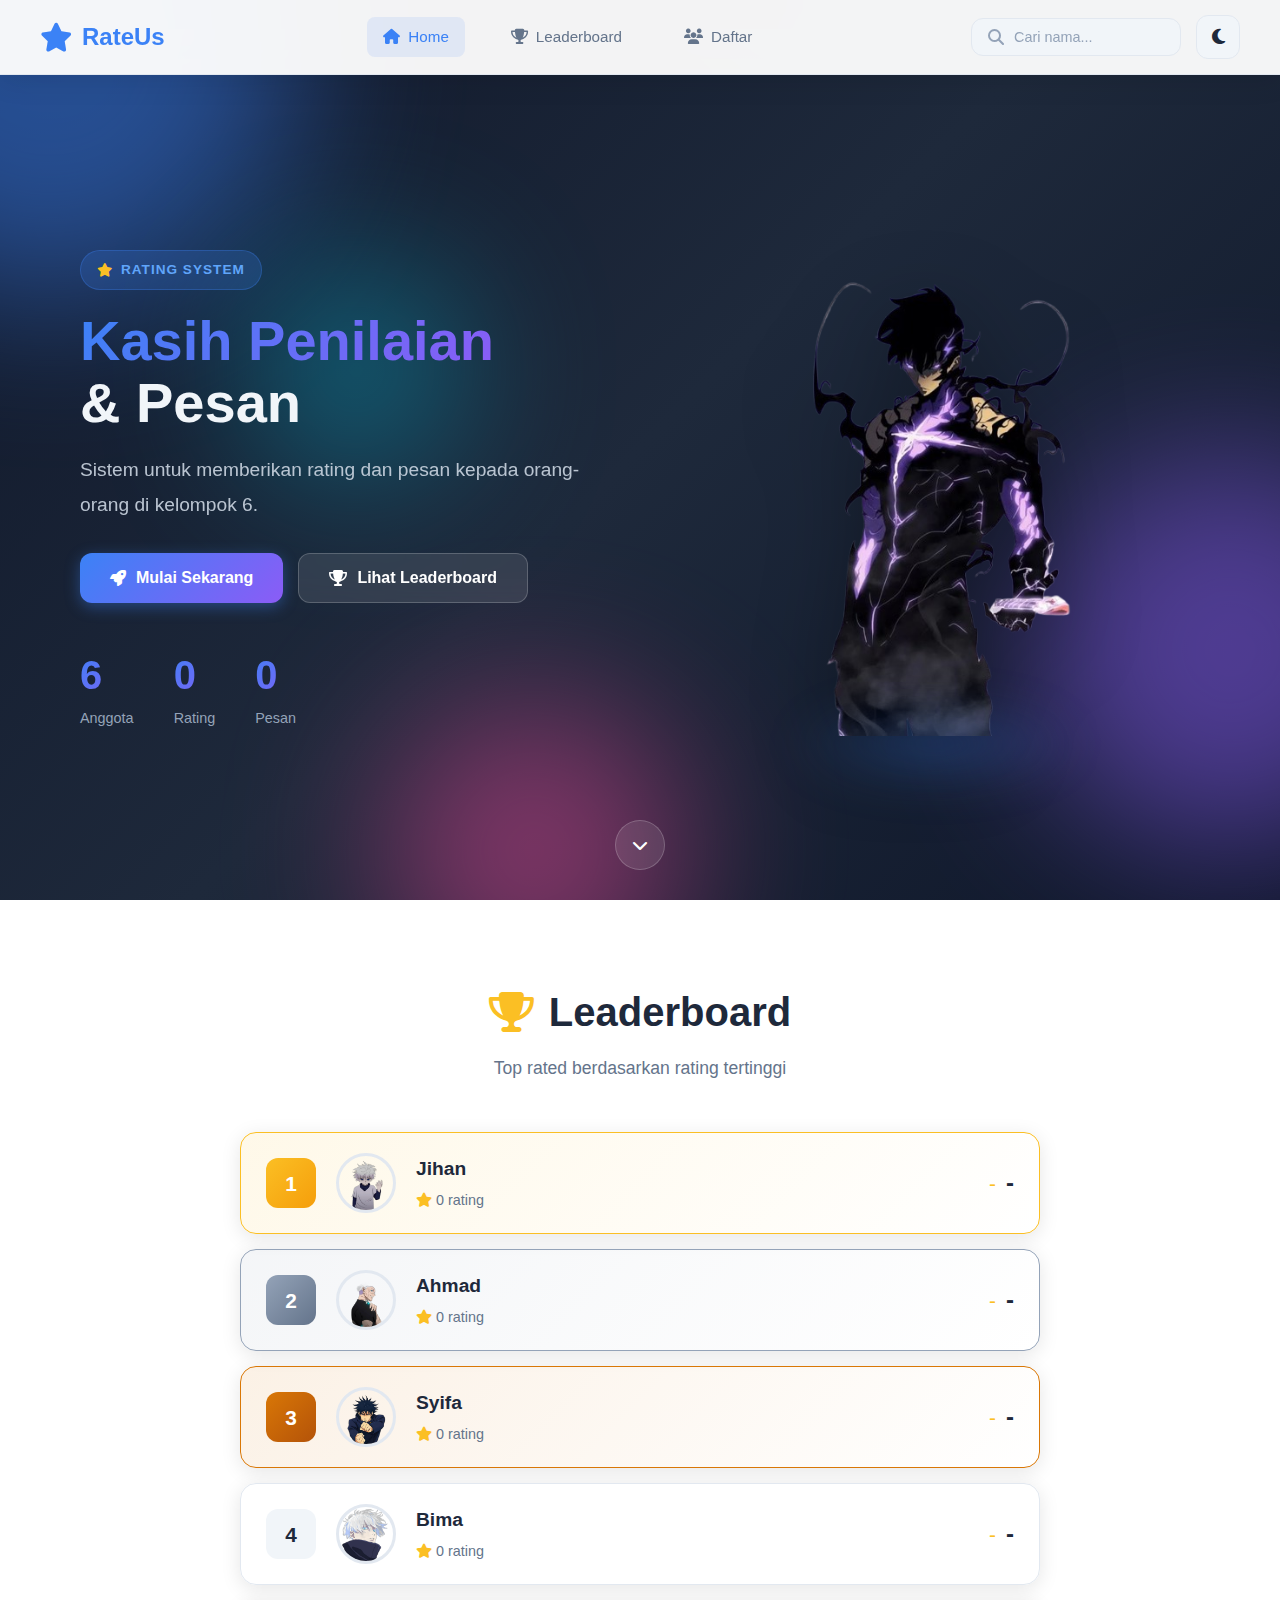
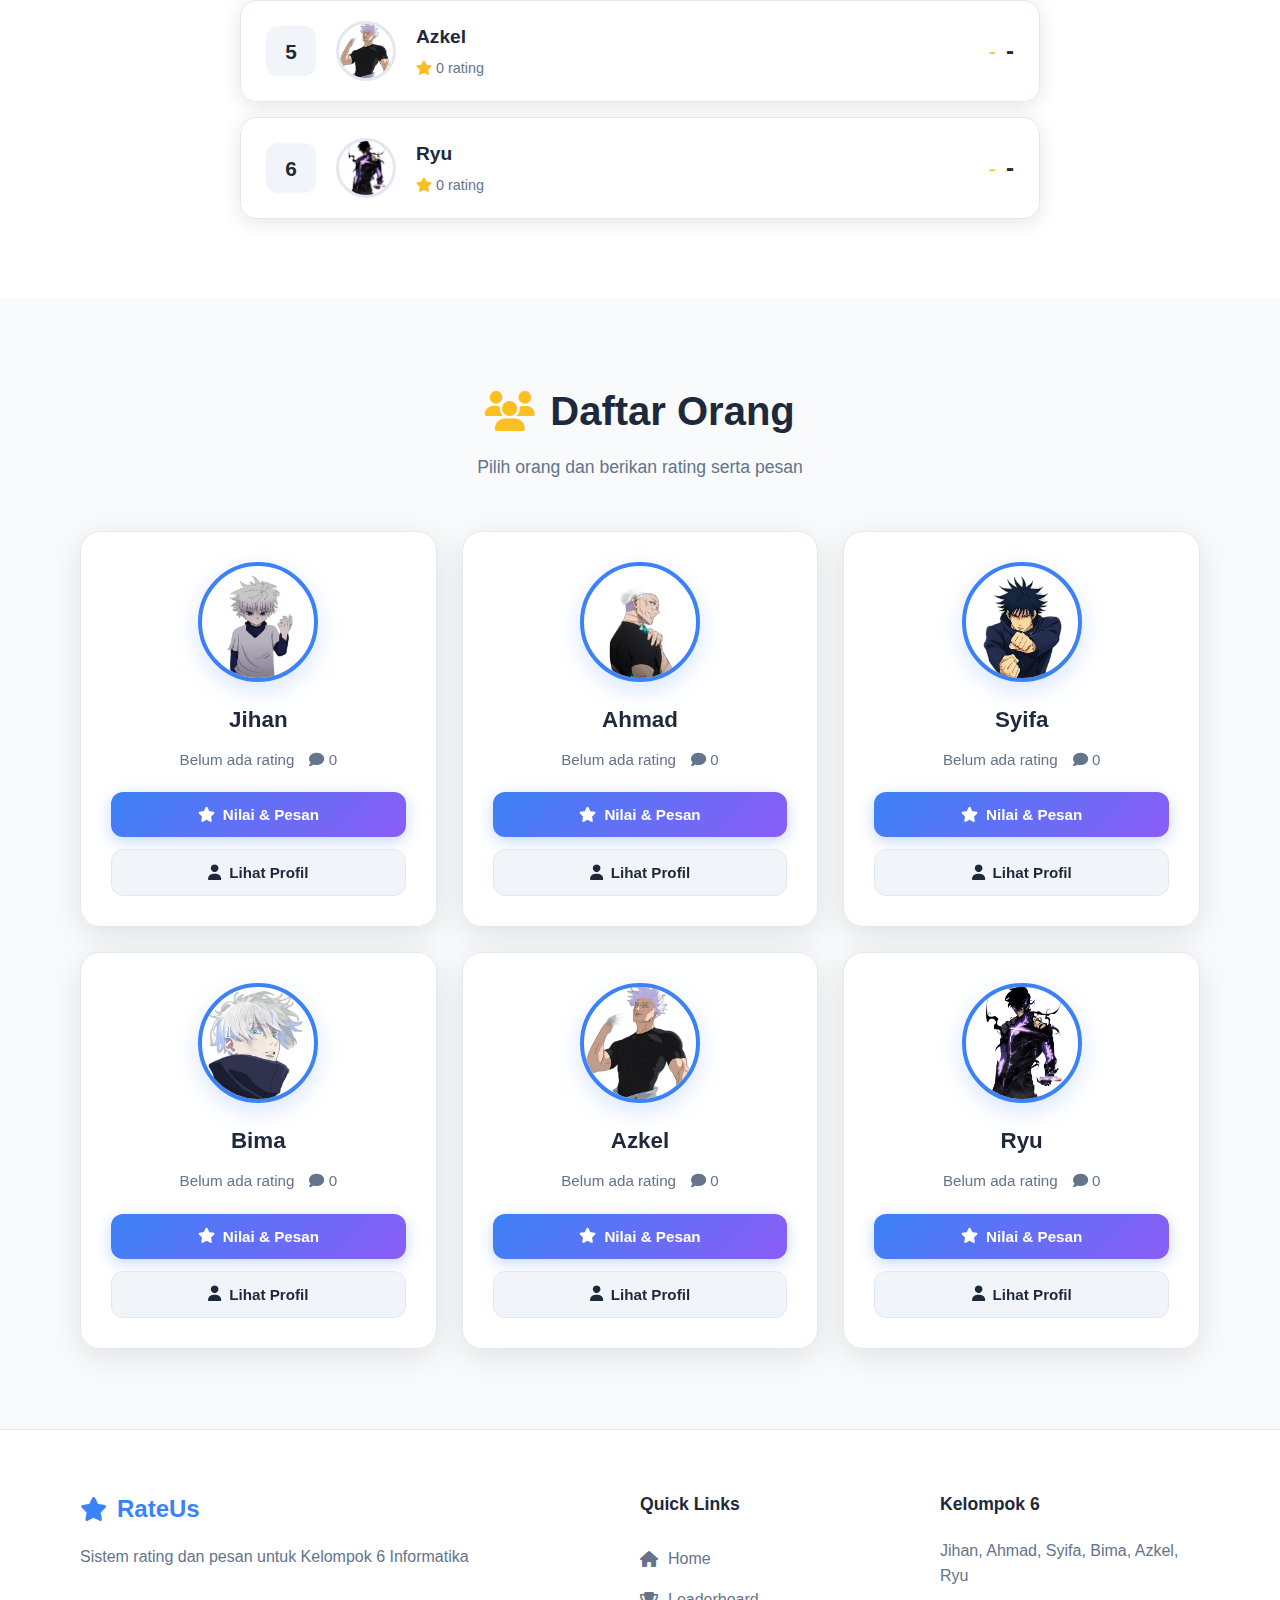
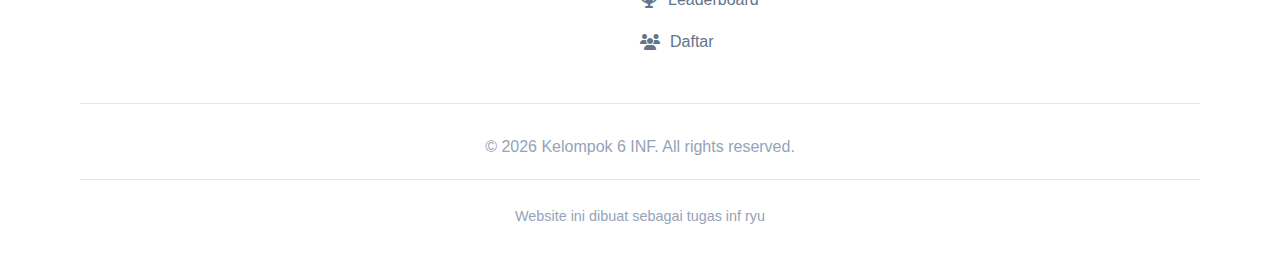
<file: index.html>
<!DOCTYPE html>
<html lang="id">
<head>
    <meta charset="UTF-8">
    <meta name="viewport" content="width=device-width, initial-scale=1.0">
    <title>Kelompok 6 INF</title>
    <link rel="stylesheet" href="style.css">
    <link rel="stylesheet" href="https://cdnjs.cloudflare.com/ajax/libs/font-awesome/6.4.0/css/all.min.css">
</head>
<body>
    <!-- Toast Container -->
    <div id="toastContainer" class="toast-container"></div>
    
    <!-- Navigation Header -->
    <nav class="navbar">
        <div class="nav-left">
            <div class="logo">
                <i class="fas fa-star"></i>
                <span>RateUs</span>
            </div>
        </div>
        <div class="nav-center">
            <a href="#" class="nav-link active" data-section="home">
                <i class="fas fa-home"></i> Home
            </a>
            <a href="#leaderboard" class="nav-link" data-section="leaderboard">
                <i class="fas fa-trophy"></i> Leaderboard
            </a>
            <a href="#peopleSection" class="nav-link" data-section="people">
                <i class="fas fa-users"></i> Daftar
            </a>
        </div>
        <div class="nav-right">
            <div class="search-box">
                <i class="fas fa-search"></i>
                <input type="text" id="searchInput" placeholder="Cari nama...">
            </div>
            <button class="theme-toggle" id="themeToggle" aria-label="Toggle dark mode">
                <i class="fas fa-moon"></i>
            </button>
        </div>
    </nav>

    <!-- Hero Section -->
    <section class="hero-section" id="home">
        <div class="hero-background">
            <div class="floating-shapes">
                <div class="shape shape-1"></div>
                <div class="shape shape-2"></div>
                <div class="shape shape-3"></div>
                <div class="shape shape-4"></div>
            </div>
        </div>
        <div class="hero-content">
            <div class="hero-left">
                <div class="hero-badge">
                    <i class="fas fa-star"></i>
                    RATING SYSTEM
                </div>
                <h1 class="hero-title">
                    <span class="gradient-text">Kasih Penilaian</span>
                    <br>& Pesan
                </h1>
                <p class="hero-description">Sistem untuk memberikan rating dan pesan kepada orang-orang di kelompok 6.</p>
                <div class="hero-buttons">
                    <button class="btn-hero btn-primary-hero" onclick="scrollToPeople()">
                        <i class="fas fa-rocket"></i> Mulai Sekarang
                    </button>
                    <button class="btn-hero btn-secondary-hero" onclick="scrollToLeaderboard()">
                        <i class="fas fa-trophy"></i> Lihat Leaderboard
                    </button>
                </div>
                <div class="hero-stats">
                    <div class="stat-item">
                        <span class="stat-number" id="totalPeople">6</span>
                        <span class="stat-label">Anggota</span>
                    </div>
                    <div class="stat-item">
                        <span class="stat-number" id="totalRatings">0</span>
                        <span class="stat-label">Rating</span>
                    </div>
                    <div class="stat-item">
                        <span class="stat-number" id="totalMessages">0</span>
                        <span class="stat-label">Pesan</span>
                    </div>
                </div>
            </div>
            <div class="hero-right">
                <div class="hero-image-wrapper">
                    <img src="images/hero-character-removebg-preview.png" alt="Hero Character" class="hero-character">
                    <div class="hero-glow"></div>
                </div>
            </div>
        </div>
        <div class="scroll-indicator" onclick="scrollToPeople()">
            <i class="fas fa-chevron-down"></i>
        </div>
    </section>

    <!-- Leaderboard Section -->
    <section class="leaderboard-section" id="leaderboard">
        <div class="container">
            <div class="section-header">
                <h2 class="section-title">
                    <i class="fas fa-trophy"></i> Leaderboard
                </h2>
                <p class="section-subtitle">Top rated berdasarkan rating tertinggi</p>
            </div>
            <div class="leaderboard-container" id="leaderboardList">
                <!-- Leaderboard items akan dimuat di sini -->
            </div>
        </div>
    </section>

    <!-- Main Content -->
    <div class="container">
        <div class="content-section" id="peopleSection">
            <div class="section-header">
                <h2 class="section-title">
                    <i class="fas fa-users"></i> Daftar Orang
                </h2>
                <p class="section-subtitle">Pilih orang dan berikan rating serta pesan</p>
            </div>
            <div class="people-list" id="peopleList">
                <!-- Daftar orang akan dimuat di sini -->
            </div>
            <div class="no-results" id="noResults" style="display: none;">
                <i class="fas fa-search"></i>
                <p>Tidak ada hasil yang ditemukan</p>
            </div>
        </div>
    </div>

    <!-- Footer -->
    <footer class="footer">
        <div class="container">
            <div class="footer-content">
                <div class="footer-brand">
                    <div class="logo">
                        <i class="fas fa-star"></i>
                        <span>RateUs</span>
                    </div>
                    <p>Sistem rating dan pesan untuk Kelompok 6 Informatika</p>
                </div>
                <div class="footer-links">
                    <h4>Quick Links</h4>
                    <a href="#home"><i class="fas fa-home"></i> Home</a>
                    <a href="#leaderboard"><i class="fas fa-trophy"></i> Leaderboard</a>
                    <a href="#peopleSection"><i class="fas fa-users"></i> Daftar</a>
                </div>
                <div class="footer-team">
                    <h4>Kelompok 6</h4>
                    <p>Jihan, Ahmad, Syifa, Bima, Azkel, Ryu</p>
                </div>
            </div>
            <div class="footer-bottom">
                <p>&copy; 2026 Kelompok 6 INF. All rights reserved.</p>
                <div class="project-info">
                    <p>Website ini dibuat sebagai tugas inf ryu</p>
                </div>
            </div>
        </div>
    </footer>

    <!-- Modal untuk Rating dan Pesan -->
    <div class="modal" id="ratingModal">
        <div class="modal-content">
            <span class="close" id="closeModal">&times;</span>
            <h2 id="modalPersonName">Nilai dan Beri Pesan</h2>
            
            <div class="rating-section">
                <h3>Berikan Rating:</h3>
                <div class="stars" id="starRating">
                    <span class="star" data-rating="1">☆</span>
                    <span class="star" data-rating="2">☆</span>
                    <span class="star" data-rating="3">☆</span>
                    <span class="star" data-rating="4">☆</span>
                    <span class="star" data-rating="5">☆</span>
                </div>
                <p class="rating-text" id="ratingText">Pilih rating</p>
            </div>

            <div class="message-section">
                <h3>Pesan (Maksimal 200 karakter):</h3>
                <textarea 
                    id="messageInput" 
                    placeholder="Ketik pesan Anda di sini..."
                    maxlength="200"
                    rows="4"
                ></textarea>
                <div class="char-counter">
                    <span id="charCount">0</span>/200 karakter
                </div>
                <div class="warning-message" id="warningMessage"></div>
            </div>

            <div class="modal-actions">
                <button class="btn btn-primary" id="submitBtn">Kirim Rating & Pesan</button>
                <button class="btn btn-secondary" id="cancelBtn">Batal</button>
            </div>
        </div>
    </div>

    <!-- Modal untuk Profil dan Pesan Terkirim -->
    <div class="modal" id="profileModal">
        <div class="modal-content">
            <span class="close" id="closeProfileModal">&times;</span>
            <h2 id="profilePersonName">Profil</h2>
            
            <div class="profile-rating">
                <h3>Rating Rata-rata:</h3>
                <div class="average-rating" id="averageRating"></div>
            </div>

            <div class="messages-section">
                <h3>Pesan yang Diterima:</h3>
                <div class="messages-list" id="messagesList">
                    <!-- Pesan akan dimuat di sini -->
                </div>
            </div>
        </div>
    </div>

    <script src="script.js"></script>
</body>
</html>
</file>
<file: style.css>
/* CSS Variables for Theme Support */
:root {
    /* Light Theme */
    --bg-primary: #f8fafc;
    --bg-secondary: #ffffff;
    --bg-tertiary: #f1f5f9;
    --text-primary: #1e293b;
    --text-secondary: #64748b;
    --text-muted: #94a3b8;
    --border-color: #e2e8f0;
    --shadow-color: rgba(0, 0, 0, 0.1);
    --accent-primary: #3b82f6;
    --accent-secondary: #8b5cf6;
    --accent-gradient: linear-gradient(135deg, #3b82f6 0%, #8b5cf6 100%);
    --card-bg: rgba(255, 255, 255, 0.95);
    --nav-bg: rgba(255, 255, 255, 0.95);
    --hero-overlay: rgba(15, 23, 42, 0.9);
    --modal-bg: #ffffff;
    --toast-bg: #1e293b;
    --toast-text: #ffffff;
    --gold: #fbbf24;
    --silver: #94a3b8;
    --bronze: #d97706;
}

[data-theme="dark"] {
    --bg-primary: #0f172a;
    --bg-secondary: #1e293b;
    --bg-tertiary: #334155;
    --text-primary: #f1f5f9;
    --text-secondary: #cbd5e1;
    --text-muted: #94a3b8;
    --border-color: #334155;
    --shadow-color: rgba(0, 0, 0, 0.3);
    --card-bg: rgba(30, 41, 59, 0.95);
    --nav-bg: rgba(15, 23, 42, 0.95);
    --modal-bg: #1e293b;
    --toast-bg: #f1f5f9;
    --toast-text: #1e293b;
}

* {
    margin: 0;
    padding: 0;
    box-sizing: border-box;
}

html {
    scroll-behavior: smooth;
}

body {
    font-family: 'Segoe UI', -apple-system, BlinkMacSystemFont, sans-serif;
    background: var(--bg-primary);
    min-height: 100vh;
    color: var(--text-primary);
    line-height: 1.6;
    transition: background-color 0.3s ease, color 0.3s ease;
}

/* Navigation Bar */
.navbar {
    display: flex;
    justify-content: space-between;
    align-items: center;
    padding: 15px 40px;
    background: var(--nav-bg);
    backdrop-filter: blur(20px);
    -webkit-backdrop-filter: blur(20px);
    box-shadow: 0 4px 30px var(--shadow-color);
    position: fixed;
    top: 0;
    left: 0;
    right: 0;
    z-index: 1000;
    border-bottom: 1px solid var(--border-color);
}

.nav-left .logo {
    display: flex;
    align-items: center;
    gap: 10px;
    font-size: 1.5em;
    font-weight: 700;
    color: var(--accent-primary);
}

.nav-left .logo i {
    font-size: 1.2em;
}

.nav-center {
    display: flex;
    gap: 30px;
    align-items: center;
}

.nav-link {
    text-decoration: none;
    color: var(--text-secondary);
    font-weight: 500;
    font-size: 0.95em;
    padding: 8px 16px;
    border-radius: 8px;
    display: flex;
    align-items: center;
    gap: 8px;
    transition: all 0.3s ease;
}

.nav-link:hover {
    color: var(--accent-primary);
    background: var(--bg-tertiary);
}

.nav-link.active {
    color: var(--accent-primary);
    background: rgba(59, 130, 246, 0.1);
}

.nav-right {
    display: flex;
    gap: 15px;
    align-items: center;
}

.search-box {
    display: flex;
    align-items: center;
    gap: 10px;
    background: var(--bg-tertiary);
    padding: 10px 16px;
    border-radius: 12px;
    border: 1px solid var(--border-color);
    transition: all 0.3s ease;
}

.search-box:focus-within {
    border-color: var(--accent-primary);
    box-shadow: 0 0 0 3px rgba(59, 130, 246, 0.1);
}

.search-box i {
    color: var(--text-muted);
}

.search-box input {
    border: none;
    background: transparent;
    color: var(--text-primary);
    font-size: 0.9em;
    width: 150px;
    outline: none;
}

.search-box input::placeholder {
    color: var(--text-muted);
}

.theme-toggle {
    width: 44px;
    height: 44px;
    border-radius: 12px;
    border: 1px solid var(--border-color);
    background: var(--bg-tertiary);
    color: var(--text-primary);
    cursor: pointer;
    display: flex;
    align-items: center;
    justify-content: center;
    font-size: 1.1em;
    transition: all 0.3s ease;
}

.theme-toggle:hover {
    background: var(--accent-primary);
    color: white;
    border-color: var(--accent-primary);
    transform: rotate(15deg);
}

/* Introduction Section */
.introduction-section {
    position: relative;
    min-height: 100vh;
    display: flex;
    align-items: center;
    justify-content: center;
    background: linear-gradient(135deg, #1e3a8a 0%, #3b82f6 50%, #1e40af 100%);
    color: white;
    overflow: hidden;
    padding: 20px;
}

.intro-container {
    position: relative;
    z-index: 2;
    max-width: 1200px;
    width: 100%;
    text-align: center;
}

.intro-content {
    padding: 40px;
}

.intro-badge {
    display: inline-flex;
    align-items: center;
    gap: 12px;
    padding: 12px 24px;
    background: rgba(255, 255, 255, 0.15);
    border: 1px solid rgba(255, 255, 255, 0.3);
    border-radius: 50px;
    font-size: 1em;
    font-weight: 700;
    letter-spacing: 1.5px;
    margin-bottom: 30px;
    backdrop-filter: blur(10px);
}

.intro-badge i {
    font-size: 1.2em;
    color: #fbbf24;
    animation: wave 2s infinite;
}

@keyframes wave {
    0%, 100% { transform: rotate(0deg); }
    25% { transform: rotate(15deg); }
    75% { transform: rotate(-15deg); }
}

.intro-title {
    font-size: 3em;
    font-weight: 800;
    margin-bottom: 25px;
    line-height: 1.2;
    background: linear-gradient(to right, #fbbf24, #fef3c7, #fbbf24);
    -webkit-background-clip: text;
    -webkit-text-fill-color: transparent;
    background-clip: text;
    text-shadow: 0 2px 10px rgba(0, 0, 0, 0.3);
}

.intro-description {
    font-size: 1.3em;
    margin-bottom: 40px;
    line-height: 1.8;
    opacity: 0.95;
    max-width: 800px;
    margin-left: auto;
    margin-right: auto;
}

.intro-features {
    display: grid;
    grid-template-columns: repeat(auto-fit, minmax(250px, 1fr));
    gap: 25px;
    margin: 50px 0;
}

.feature-card {
    background: rgba(255, 255, 255, 0.1);
    border: 1px solid rgba(255, 255, 255, 0.2);
    border-radius: 16px;
    padding: 30px 20px;
    backdrop-filter: blur(10px);
    transition: all 0.3s ease;
}

.feature-card:hover {
    transform: translateY(-10px);
    background: rgba(255, 255, 255, 0.2);
    box-shadow: 0 10px 30px rgba(0, 0, 0, 0.3);
}

.feature-card i {
    font-size: 2.5em;
    margin-bottom: 15px;
    color: #fbbf24;
}

.feature-card h3 {
    font-size: 1.4em;
    margin-bottom: 12px;
    font-weight: 700;
}

.feature-card p {
    font-size: 1em;
    opacity: 0.9;
    line-height: 1.6;
}

.intro-action {
    margin-top: 30px;
}

.btn-intro {
    padding: 16px 40px;
    background: rgba(255, 255, 255, 0.2);
    color: white;
    border: 2px solid rgba(255, 255, 255, 0.4);
    border-radius: 50px;
    font-size: 1.1em;
    font-weight: 600;
    cursor: pointer;
    display: inline-flex;
    align-items: center;
    gap: 12px;
    transition: all 0.3s ease;
    backdrop-filter: blur(10px);
}

.btn-intro:hover {
    background: rgba(255, 255, 255, 0.3);
    border-color: rgba(255, 255, 255, 0.6);
    transform: translateY(-5px);
    box-shadow: 0 10px 25px rgba(0, 0, 0, 0.3);
}

.btn-intro i {
    animation: bounce 2s infinite;
}

@keyframes bounce {
    0%, 20%, 50%, 80%, 100% { transform: translateY(0); }
    40% { transform: translateY(-10px); }
    60% { transform: translateY(-5px); }
}

/* Floating Elements for Introduction */
.introduction-section::before,
.introduction-section::after {
    content: '';
    position: absolute;
    width: 300px;
    height: 300px;
    border-radius: 50%;
    filter: blur(80px);
    opacity: 0.3;
    z-index: 1;
}

.introduction-section::before {
    background: #fbbf24;
    top: -100px;
    left: -100px;
    animation: float 15s infinite ease-in-out;
}

.introduction-section::after {
    background: #ec4899;
    bottom: -100px;
    right: -100px;
    animation: float 15s infinite ease-in-out reverse;
}

/* Responsive Design */
@media (max-width: 768px) {
    .intro-title {
        font-size: 2.2em;
    }
    
    .intro-description {
        font-size: 1.1em;
    }
    
    .intro-features {
        grid-template-columns: 1fr;
        gap: 20px;
    }
    
    .feature-card {
        padding: 20px 15px;
    }
    
    .intro-content {
        padding: 20px;
    }
}

@media (max-width: 480px) {
    .intro-title {
        font-size: 1.8em;
    }
    
    .intro-badge {
        font-size: 0.9em;
        padding: 10px 20px;
    }
    
    .btn-intro {
        padding: 14px 30px;
        font-size: 1em;
    }
}

/* Hero Section */
.hero-section {
    position: relative;
    min-height: 100vh;
    display: flex;
    align-items: center;
    justify-content: center;
    overflow: hidden;
    padding-top: 80px;
}

.hero-background {
    position: absolute;
    top: 0;
    left: 0;
    right: 0;
    bottom: 0;
    background: linear-gradient(135deg, #0f172a 0%, #1e293b 50%, #0f172a 100%);
    z-index: 1;
}

.floating-shapes {
    position: absolute;
    width: 100%;
    height: 100%;
    overflow: hidden;
}

.shape {
    position: absolute;
    border-radius: 50%;
    filter: blur(80px);
    opacity: 0.5;
    animation: float 20s infinite ease-in-out;
}

.shape-1 {
    width: 500px;
    height: 500px;
    background: var(--accent-primary);
    top: -200px;
    left: -200px;
    animation-delay: 0s;
}

.shape-2 {
    width: 400px;
    height: 400px;
    background: var(--accent-secondary);
    top: 50%;
    right: -150px;
    animation-delay: -5s;
}

.shape-3 {
    width: 300px;
    height: 300px;
    background: #ec4899;
    bottom: -100px;
    left: 30%;
    animation-delay: -10s;
}

.shape-4 {
    width: 200px;
    height: 200px;
    background: #06b6d4;
    top: 30%;
    left: 20%;
    animation-delay: -15s;
}

@keyframes float {
    0%, 100% {
        transform: translate(0, 0) scale(1);
    }
    25% {
        transform: translate(50px, -50px) scale(1.1);
    }
    50% {
        transform: translate(-30px, 30px) scale(0.9);
    }
    75% {
        transform: translate(-50px, -30px) scale(1.05);
    }
}

.hero-content {
    position: relative;
    z-index: 2;
    max-width: 1200px;
    width: 100%;
    padding: 0 40px;
    display: grid;
    grid-template-columns: 1fr 1fr;
    gap: 60px;
    align-items: center;
}

.hero-left {
    color: #f1f5f9;
}

.hero-badge {
    display: inline-flex;
    align-items: center;
    gap: 8px;
    padding: 8px 16px;
    background: rgba(59, 130, 246, 0.2);
    border: 1px solid rgba(59, 130, 246, 0.3);
    border-radius: 50px;
    font-size: 0.85em;
    font-weight: 600;
    letter-spacing: 1px;
    margin-bottom: 20px;
    color: #60a5fa;
}

.hero-badge i {
    color: #fbbf24;
}

.hero-title {
    font-size: 3.5em;
    font-weight: 800;
    margin-bottom: 20px;
    line-height: 1.1;
}

.gradient-text {
    background: var(--accent-gradient);
    -webkit-background-clip: text;
    -webkit-text-fill-color: transparent;
    background-clip: text;
}

.hero-description {
    font-size: 1.2em;
    margin-bottom: 30px;
    opacity: 0.9;
    line-height: 1.8;
    color: #cbd5e1;
}

.hero-buttons {
    display: flex;
    gap: 15px;
    margin-bottom: 40px;
}

.btn-hero {
    padding: 15px 30px;
    border: none;
    border-radius: 12px;
    font-size: 1em;
    font-weight: 600;
    cursor: pointer;
    display: flex;
    align-items: center;
    gap: 10px;
    transition: all 0.3s ease;
}

.btn-primary-hero {
    background: var(--accent-gradient);
    color: white;
    box-shadow: 0 4px 15px rgba(59, 130, 246, 0.4);
}

.btn-primary-hero:hover {
    transform: translateY(-3px);
    box-shadow: 0 8px 25px rgba(59, 130, 246, 0.5);
}

.btn-secondary-hero {
    background: rgba(255, 255, 255, 0.1);
    color: white;
    border: 1px solid rgba(255, 255, 255, 0.2);
    backdrop-filter: blur(10px);
}

.btn-secondary-hero:hover {
    background: rgba(255, 255, 255, 0.2);
    transform: translateY(-3px);
}

.hero-stats {
    display: flex;
    gap: 40px;
}

.stat-item {
    display: flex;
    flex-direction: column;
}

.stat-number {
    font-size: 2.5em;
    font-weight: 700;
    background: var(--accent-gradient);
    -webkit-background-clip: text;
    -webkit-text-fill-color: transparent;
    background-clip: text;
}

.stat-label {
    font-size: 0.9em;
    color: #94a3b8;
}

.hero-right {
    display: flex;
    justify-content: center;
    align-items: center;
}

.hero-image-wrapper {
    position: relative;
}

.hero-character {
    max-width: 100%;
    height: auto;
    max-height: 500px;
    object-fit: contain;
    filter: drop-shadow(0 20px 40px rgba(0, 0, 0, 0.3));
    animation: heroFloat 6s ease-in-out infinite;
}

.hero-glow {
    position: absolute;
    bottom: -50px;
    left: 50%;
    transform: translateX(-50%);
    width: 300px;
    height: 100px;
    background: radial-gradient(ellipse, rgba(59, 130, 246, 0.3) 0%, transparent 70%);
    filter: blur(20px);
}

@keyframes heroFloat {
    0%, 100% {
        transform: translateY(0);
    }
    50% {
        transform: translateY(-20px);
    }
}

.scroll-indicator {
    position: absolute;
    bottom: 30px;
    left: 50%;
    transform: translateX(-50%);
    z-index: 10;
    width: 50px;
    height: 50px;
    border-radius: 50%;
    background: rgba(255, 255, 255, 0.1);
    border: 1px solid rgba(255, 255, 255, 0.2);
    display: flex;
    align-items: center;
    justify-content: center;
    color: white;
    cursor: pointer;
    transition: all 0.3s ease;
    animation: bounce 2s infinite;
}

.scroll-indicator:hover {
    background: rgba(255, 255, 255, 0.2);
}

@keyframes bounce {
    0%, 20%, 50%, 80%, 100% {
        transform: translateX(-50%) translateY(0);
    }
    40% {
        transform: translateX(-50%) translateY(-10px);
    }
    60% {
        transform: translateX(-50%) translateY(-5px);
    }
}

/* Leaderboard Section */
.leaderboard-section {
    padding: 80px 0;
    background: var(--bg-secondary);
}

.section-header {
    text-align: center;
    margin-bottom: 50px;
}

.section-title {
    font-size: 2.5em;
    font-weight: 700;
    color: var(--text-primary);
    display: flex;
    align-items: center;
    justify-content: center;
    gap: 15px;
    margin-bottom: 10px;
}

.section-title i {
    color: var(--gold);
}

.section-subtitle {
    color: var(--text-secondary);
    font-size: 1.1em;
}

.leaderboard-container {
    display: flex;
    flex-direction: column;
    gap: 15px;
    max-width: 800px;
    margin: 0 auto;
}

.leaderboard-item {
    display: flex;
    align-items: center;
    gap: 20px;
    padding: 20px 25px;
    background: var(--card-bg);
    border-radius: 16px;
    box-shadow: 0 4px 20px var(--shadow-color);
    border: 1px solid var(--border-color);
    transition: all 0.3s ease;
}

.leaderboard-item:hover {
    transform: translateX(10px);
    box-shadow: 0 8px 30px var(--shadow-color);
}

.leaderboard-item.rank-1 {
    background: linear-gradient(135deg, rgba(251, 191, 36, 0.1) 0%, var(--card-bg) 100%);
    border-color: var(--gold);
}

.leaderboard-item.rank-2 {
    background: linear-gradient(135deg, rgba(148, 163, 184, 0.1) 0%, var(--card-bg) 100%);
    border-color: var(--silver);
}

.leaderboard-item.rank-3 {
    background: linear-gradient(135deg, rgba(217, 119, 6, 0.1) 0%, var(--card-bg) 100%);
    border-color: var(--bronze);
}

.rank-badge {
    width: 50px;
    height: 50px;
    border-radius: 12px;
    display: flex;
    align-items: center;
    justify-content: center;
    font-size: 1.3em;
    font-weight: 700;
    background: var(--bg-tertiary);
    color: var(--text-primary);
}

.rank-1 .rank-badge {
    background: linear-gradient(135deg, #fbbf24, #f59e0b);
    color: white;
}

.rank-2 .rank-badge {
    background: linear-gradient(135deg, #94a3b8, #64748b);
    color: white;
}

.rank-3 .rank-badge {
    background: linear-gradient(135deg, #d97706, #b45309);
    color: white;
}

.leaderboard-avatar {
    width: 60px;
    height: 60px;
    border-radius: 50%;
    overflow: hidden;
    border: 3px solid var(--border-color);
}

.leaderboard-avatar img {
    width: 100%;
    height: 100%;
    object-fit: cover;
}

.leaderboard-info {
    flex: 1;
}

.leaderboard-name {
    font-size: 1.2em;
    font-weight: 600;
    color: var(--text-primary);
    margin-bottom: 5px;
}

.leaderboard-stats {
    display: flex;
    gap: 20px;
    font-size: 0.9em;
    color: var(--text-secondary);
}

.leaderboard-rating {
    display: flex;
    align-items: center;
    gap: 10px;
}

.rating-stars {
    color: var(--gold);
    font-size: 1.3em;
}

.rating-number {
    font-size: 1.5em;
    font-weight: 700;
    color: var(--text-primary);
}

/* Container */
.container {
    max-width: 1200px;
    margin: 0 auto;
    padding: 0 40px;
}

.content-section {
    padding: 80px 0;
}

/* People List */
.people-list {
    display: grid;
    grid-template-columns: repeat(auto-fill, minmax(300px, 1fr));
    gap: 25px;
}

.person-card {
    background: var(--card-bg);
    backdrop-filter: blur(10px);
    -webkit-backdrop-filter: blur(10px);
    border-radius: 20px;
    padding: 30px;
    box-shadow: 0 8px 32px var(--shadow-color);
    transition: all 0.4s cubic-bezier(0.175, 0.885, 0.32, 1.275);
    display: flex;
    flex-direction: column;
    align-items: center;
    text-align: center;
    border: 1px solid var(--border-color);
    position: relative;
    overflow: hidden;
}

.person-card::before {
    content: '';
    position: absolute;
    top: 0;
    left: 0;
    right: 0;
    height: 4px;
    background: var(--accent-gradient);
    transform: scaleX(0);
    transition: transform 0.3s ease;
}

.person-card:hover {
    transform: translateY(-10px);
    box-shadow: 0 20px 50px var(--shadow-color);
}

.person-card:hover::before {
    transform: scaleX(1);
}

.person-avatar {
    width: 120px;
    height: 120px;
    border-radius: 50%;
    overflow: hidden;
    margin-bottom: 20px;
    border: 4px solid var(--accent-primary);
    box-shadow: 0 8px 25px rgba(59, 130, 246, 0.2);
    transition: all 0.3s ease;
}

.person-card:hover .person-avatar {
    transform: scale(1.05);
    border-color: var(--accent-secondary);
}

.person-avatar img {
    width: 100%;
    height: 100%;
    object-fit: cover;
    display: block;
}

.person-info {
    margin-bottom: 20px;
    width: 100%;
}

.person-info h3 {
    color: var(--text-primary);
    font-size: 1.4em;
    margin-bottom: 10px;
    font-weight: 600;
}

.person-stats {
    color: var(--text-secondary);
    font-size: 0.95em;
    display: flex;
    justify-content: center;
    gap: 15px;
}

.person-actions {
    display: flex;
    flex-direction: column;
    gap: 12px;
    width: 100%;
}

.btn {
    padding: 14px 24px;
    border: none;
    border-radius: 12px;
    font-size: 0.95em;
    cursor: pointer;
    transition: all 0.3s ease;
    font-weight: 600;
    display: flex;
    align-items: center;
    justify-content: center;
    gap: 8px;
}

.btn-primary {
    background: var(--accent-gradient);
    color: white;
    box-shadow: 0 4px 15px rgba(59, 130, 246, 0.3);
}

.btn-primary:hover {
    transform: translateY(-2px);
    box-shadow: 0 8px 25px rgba(59, 130, 246, 0.4);
}

.btn-secondary {
    background: var(--bg-tertiary);
    color: var(--text-primary);
    border: 1px solid var(--border-color);
}

.btn-secondary:hover {
    background: var(--border-color);
    transform: translateY(-2px);
}

.btn:disabled {
    opacity: 0.5;
    cursor: not-allowed;
    transform: none !important;
}

.no-results {
    text-align: center;
    padding: 60px;
    color: var(--text-secondary);
}

.no-results i {
    font-size: 3em;
    margin-bottom: 20px;
    opacity: 0.5;
}

/* Modal Styles */
.modal {
    display: none;
    position: fixed;
    z-index: 2000;
    left: 0;
    top: 0;
    width: 100%;
    height: 100%;
    background-color: rgba(0, 0, 0, 0.6);
    backdrop-filter: blur(5px);
    animation: fadeIn 0.3s ease;
}

@keyframes fadeIn {
    from { opacity: 0; }
    to { opacity: 1; }
}

.modal-content {
    background-color: var(--modal-bg);
    margin: 5% auto;
    padding: 35px;
    border-radius: 20px;
    width: 90%;
    max-width: 600px;
    box-shadow: 0 25px 80px rgba(0, 0, 0, 0.4);
    animation: slideDown 0.3s ease;
    position: relative;
    max-height: 85vh;
    overflow-y: auto;
    border: 1px solid var(--border-color);
}

@keyframes slideDown {
    from {
        transform: translateY(-50px);
        opacity: 0;
    }
    to {
        transform: translateY(0);
        opacity: 1;
    }
}

.close {
    color: var(--text-muted);
    font-size: 28px;
    font-weight: bold;
    cursor: pointer;
    position: absolute;
    right: 20px;
    top: 20px;
    width: 40px;
    height: 40px;
    display: flex;
    align-items: center;
    justify-content: center;
    border-radius: 50%;
    transition: all 0.3s ease;
}

.close:hover {
    color: var(--text-primary);
    background: var(--bg-tertiary);
}

.modal-content h2 {
    color: var(--text-primary);
    margin-bottom: 25px;
    padding-right: 40px;
    font-size: 1.8em;
}

.rating-section {
    margin-bottom: 30px;
}

.rating-section h3 {
    color: var(--text-secondary);
    margin-bottom: 15px;
    font-size: 1.1em;
}

.stars {
    display: flex;
    gap: 10px;
    margin-bottom: 10px;
    justify-content: center;
}

.star {
    font-size: 2.5em;
    cursor: pointer;
    transition: all 0.2s ease;
    color: var(--border-color);
}

.star:hover {
    transform: scale(1.2);
}

.star.active {
    color: var(--gold);
    text-shadow: 0 0 20px rgba(251, 191, 36, 0.5);
}

.rating-text {
    text-align: center;
    color: var(--text-secondary);
    font-weight: 500;
}

.message-section {
    margin-bottom: 25px;
}

.message-section h3 {
    color: var(--text-secondary);
    margin-bottom: 15px;
    font-size: 1.1em;
}

textarea {
    width: 100%;
    padding: 15px;
    border: 2px solid var(--border-color);
    border-radius: 12px;
    font-size: 1em;
    font-family: inherit;
    resize: vertical;
    transition: all 0.3s ease;
    background: var(--bg-tertiary);
    color: var(--text-primary);
}

textarea:focus {
    outline: none;
    border-color: var(--accent-primary);
    box-shadow: 0 0 0 3px rgba(59, 130, 246, 0.1);
}

.char-counter {
    text-align: right;
    color: var(--text-muted);
    font-size: 0.9em;
    margin-top: 8px;
}

.warning-message {
    color: #ef4444;
    font-size: 0.9em;
    margin-top: 10px;
    padding: 12px 15px;
    background: rgba(239, 68, 68, 0.1);
    border-radius: 10px;
    border-left: 4px solid #ef4444;
    opacity: 0;
    max-height: 0;
    overflow: hidden;
    transition: all 0.3s ease;
}

.warning-message.show {
    opacity: 1;
    max-height: 100px;
    animation: shake 0.5s ease;
}

@keyframes shake {
    0%, 100% { transform: translateX(0); }
    10%, 30%, 50%, 70%, 90% { transform: translateX(-5px); }
    20%, 40%, 60%, 80% { transform: translateX(5px); }
}

.modal-actions {
    display: flex;
    gap: 15px;
    justify-content: flex-end;
}

/* Profile Modal Styles */
.profile-rating {
    margin-bottom: 30px;
    padding: 25px;
    background: var(--bg-tertiary);
    border-radius: 16px;
}

.profile-rating h3 {
    color: var(--text-secondary);
    margin-bottom: 15px;
    font-size: 1.1em;
}

.rating-display {
    display: flex;
    align-items: center;
    gap: 10px;
    font-size: 1.5em;
}

.rating-display span {
    color: var(--text-secondary);
    font-size: 0.8em;
    font-weight: 600;
}

.messages-section h3 {
    color: var(--text-secondary);
    margin-bottom: 20px;
    font-size: 1.1em;
}

.messages-list {
    max-height: 350px;
    overflow-y: auto;
}

.message-item {
    background: var(--bg-tertiary);
    padding: 18px;
    border-radius: 14px;
    margin-bottom: 15px;
    border-left: 4px solid var(--accent-primary);
    animation: slideIn 0.3s ease;
    transition: all 0.3s ease;
}

.message-item:hover {
    transform: translateX(5px);
}

@keyframes slideIn {
    from {
        opacity: 0;
        transform: translateX(-20px);
    }
    to {
        opacity: 1;
        transform: translateX(0);
    }
}

.message-header {
    display: flex;
    justify-content: space-between;
    align-items: center;
    margin-bottom: 10px;
}

.message-rating {
    font-size: 1.2em;
}

.message-date {
    color: var(--text-muted);
    font-size: 0.85em;
}

.message-content {
    color: var(--text-primary);
    line-height: 1.6;
    word-wrap: break-word;
}

.no-messages {
    text-align: center;
    color: var(--text-muted);
    padding: 40px;
    font-style: italic;
}

/* Toast Notifications */
.toast-container {
    position: fixed;
    top: 100px;
    right: 20px;
    z-index: 3000;
    display: flex;
    flex-direction: column;
    gap: 10px;
}

.toast {
    padding: 16px 24px;
    border-radius: 12px;
    background: var(--toast-bg);
    color: var(--toast-text);
    box-shadow: 0 10px 40px rgba(0, 0, 0, 0.2);
    display: flex;
    align-items: center;
    gap: 12px;
    animation: toastSlideIn 0.3s ease;
    max-width: 350px;
}

.toast.success {
    background: #10b981;
    color: white;
}

.toast.error {
    background: #ef4444;
    color: white;
}

.toast.warning {
    background: #f59e0b;
    color: white;
}

@keyframes toastSlideIn {
    from {
        transform: translateX(100%);
        opacity: 0;
    }
    to {
        transform: translateX(0);
        opacity: 1;
    }
}

@keyframes toastSlideOut {
    from {
        transform: translateX(0);
        opacity: 1;
    }
    to {
        transform: translateX(100%);
        opacity: 0;
    }
}

/* Footer */
.footer {
    background: var(--bg-secondary);
    padding: 60px 0 30px;
    border-top: 1px solid var(--border-color);
}

.footer-content {
    display: grid;
    grid-template-columns: 2fr 1fr 1fr;
    gap: 40px;
    margin-bottom: 40px;
}

.footer-brand .logo {
    display: flex;
    align-items: center;
    gap: 10px;
    font-size: 1.5em;
    font-weight: 700;
    color: var(--accent-primary);
    margin-bottom: 15px;
}

.footer-brand p {
    color: var(--text-secondary);
    line-height: 1.8;
}

.footer-links h4,
.footer-team h4 {
    color: var(--text-primary);
    margin-bottom: 20px;
    font-size: 1.1em;
}

.footer-links a {
    display: flex;
    align-items: center;
    gap: 10px;
    color: var(--text-secondary);
    text-decoration: none;
    padding: 8px 0;
    transition: all 0.3s ease;
}

.footer-links a:hover {
    color: var(--accent-primary);
    transform: translateX(5px);
}

.footer-team p {
    color: var(--text-secondary);
}

.footer-bottom {
    text-align: center;
    padding-top: 30px;
    border-top: 1px solid var(--border-color);
    color: var(--text-muted);
}

.project-info {
    margin-top: 20px;
    padding-top: 20px;
    border-top: 1px solid var(--border-color);
}

.project-info p {
    font-size: 0.9em;
    color: var(--text-muted);
    margin: 5px 0;
}

/* Responsive Design */
@media (max-width: 1024px) {
    .hero-content {
        grid-template-columns: 1fr;
        text-align: center;
    }
    
    .hero-left {
        order: 1;
    }
    
    .hero-right {
        order: 0;
    }
    
    .hero-buttons {
        justify-content: center;
    }
    
    .hero-stats {
        justify-content: center;
    }
    
    .hero-character {
        max-height: 350px;
    }
    
    .footer-content {
        grid-template-columns: 1fr 1fr;
    }
}

@media (max-width: 768px) {
    /* Navbar Mobile */
    .navbar {
        padding: 12px 16px;
        flex-wrap: wrap;
        gap: 10px;
    }
    
    .nav-left .logo {
        font-size: 1.2em;
    }
    
    .nav-left .logo span {
        display: none;
    }
    
    .nav-center {
        order: 3;
        width: 100%;
        justify-content: center;
        margin-top: 10px;
        gap: 5px;
        padding: 8px 0;
        border-top: 1px solid var(--border-color);
    }
    
    .nav-link {
        padding: 8px 12px;
        font-size: 0.8em;
        border-radius: 20px;
    }
    
    .nav-right {
        gap: 10px;
    }
    
    .search-box {
        display: none;
    }
    
    .theme-toggle {
        width: 38px;
        height: 38px;
        font-size: 1em;
    }
    
    /* Hero Mobile */
    .hero-section {
        min-height: auto;
        padding: 100px 0 60px;
    }
    
    .hero-content {
        padding: 0 20px;
        gap: 30px;
    }
    
    .hero-badge {
        font-size: 0.75em;
        padding: 6px 12px;
    }
    
    .hero-title {
        font-size: 2em;
        line-height: 1.2;
    }
    
    .hero-description {
        font-size: 0.95em;
        margin-bottom: 25px;
    }
    
    .hero-buttons {
        flex-direction: column;
        gap: 10px;
    }
    
    .btn-hero {
        padding: 12px 24px;
        font-size: 0.9em;
        width: 100%;
        justify-content: center;
    }
    
    .hero-stats {
        gap: 25px;
        margin-top: 30px;
    }
    
    .stat-number {
        font-size: 1.8em;
    }
    
    .stat-label {
        font-size: 0.8em;
    }
    
    .hero-character {
        max-height: 250px;
    }
    
    .scroll-indicator {
        display: none;
    }
    
    /* Sections Mobile */
    .container {
        padding: 0 16px;
    }
    
    .content-section {
        padding: 50px 0;
    }
    
    .section-header {
        margin-bottom: 30px;
    }
    
    .section-title {
        font-size: 1.5em;
        gap: 10px;
    }
    
    .section-subtitle {
        font-size: 0.9em;
    }
    
    /* Leaderboard Mobile */
    .leaderboard-section {
        padding: 50px 0;
    }
    
    .leaderboard-item {
        padding: 15px;
        gap: 12px;
    }
    
    .rank-badge {
        width: 40px;
        height: 40px;
        font-size: 1em;
    }
    
    .leaderboard-avatar {
        width: 45px;
        height: 45px;
    }
    
    .leaderboard-name {
        font-size: 1em;
    }
    
    .leaderboard-stats {
        font-size: 0.8em;
    }
    
    .leaderboard-rating {
        flex-direction: column;
        align-items: flex-end;
        gap: 2px;
    }
    
    .rating-stars {
        font-size: 1em;
    }
    
    .rating-number {
        font-size: 1.2em;
    }
    
    /* People Cards Mobile */
    .people-list {
        grid-template-columns: 1fr;
        gap: 16px;
    }
    
    .person-card {
        padding: 20px;
        border-radius: 16px;
    }
    
    .person-avatar {
        width: 90px;
        height: 90px;
        margin-bottom: 15px;
    }
    
    .person-info h3 {
        font-size: 1.2em;
    }
    
    .person-stats {
        font-size: 0.85em;
        gap: 12px;
    }
    
    .person-actions {
        gap: 10px;
    }
    
    .btn {
        padding: 12px 20px;
        font-size: 0.9em;
        width: 100%;
    }
    
    /* Modal Mobile */
    .modal-content {
        width: 94%;
        margin: 5% auto;
        padding: 20px;
        border-radius: 16px;
        max-height: 90vh;
    }
    
    .modal-content h2 {
        font-size: 1.4em;
        padding-right: 30px;
    }
    
    .close {
        width: 32px;
        height: 32px;
        font-size: 24px;
        right: 15px;
        top: 15px;
    }
    
    .rating-section h3,
    .message-section h3 {
        font-size: 1em;
    }
    
    .stars {
        gap: 8px;
    }
    
    .star {
        font-size: 1.8em;
    }
    
    textarea {
        padding: 12px;
        font-size: 0.95em;
    }
    
    .modal-actions {
        flex-direction: column;
        gap: 10px;
    }
    
    /* Profile Modal Mobile */
    .profile-rating {
        padding: 15px;
    }
    
    .messages-list {
        max-height: 250px;
    }
    
    .message-item {
        padding: 14px;
    }
    
    /* Footer Mobile */
    .footer {
        padding: 40px 0 20px;
    }
    
    .footer-content {
        grid-template-columns: 1fr;
        gap: 30px;
        text-align: center;
    }
    
    .footer-brand .logo {
        justify-content: center;
    }
    
    .footer-brand p {
        font-size: 0.9em;
    }
    
    .footer-links h4,
    .footer-team h4 {
        font-size: 1em;
        margin-bottom: 15px;
    }
    
    .footer-links a {
        justify-content: center;
        font-size: 0.9em;
        padding: 6px 0;
    }
    
    .footer-bottom {
        padding-top: 20px;
        font-size: 0.85em;
    }
    
    .project-info {
        margin-top: 15px;
        padding-top: 15px;
    }
    
    .project-info p {
        font-size: 0.8em;
    }
}

/* Extra small devices */
@media (max-width: 380px) {
    .hero-title {
        font-size: 1.6em;
    }
    
    .hero-stats {
        gap: 15px;
    }
    
    .stat-number {
        font-size: 1.5em;
    }
    
    .nav-link {
        padding: 6px 10px;
        font-size: 0.75em;
    }
    
    .person-avatar {
        width: 80px;
        height: 80px;
    }
    
    .star {
        font-size: 1.5em;
    }
}

/* Scrollbar Styling */
::-webkit-scrollbar {
    width: 8px;
}

::-webkit-scrollbar-track {
    background: var(--bg-tertiary);
}

::-webkit-scrollbar-thumb {
    background: var(--border-color);
    border-radius: 10px;
}

::-webkit-scrollbar-thumb:hover {
    background: var(--text-muted);
}
</file>
